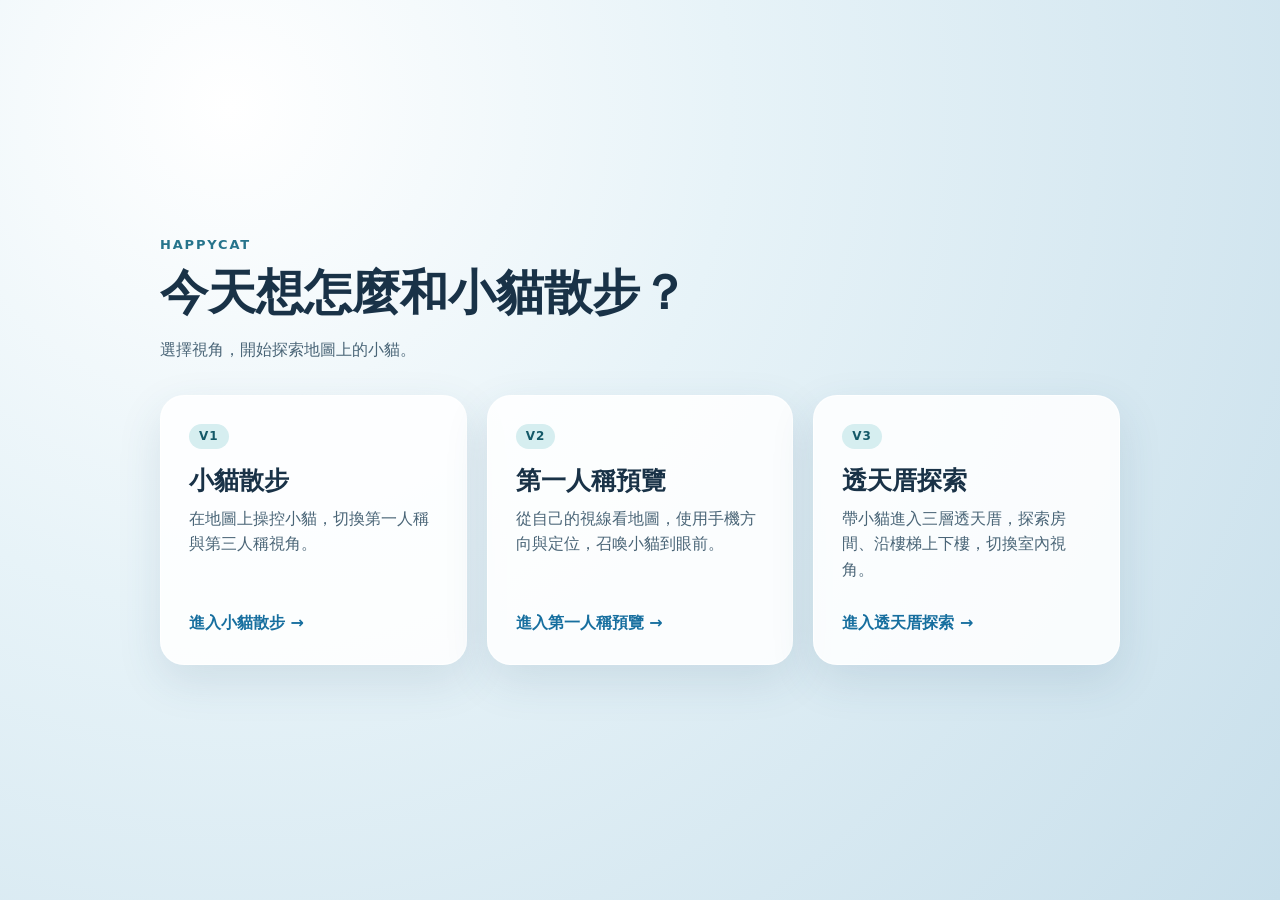
<file: index.html>
<!doctype html>
<html lang="zh-Hant">
<head>
  <meta charset="utf-8">
  <meta name="viewport" content="width=device-width,initial-scale=1,viewport-fit=cover">
  <meta name="theme-color" content="#dcebf5">
  <title>HappyCat · 選擇體驗</title>
  <link rel="stylesheet" href="./assets/shared/portal.css">
</head>
<body>
  <main class="portal">
    <header class="intro">
      <p class="eyebrow">HappyCat</p>
      <h1>今天想怎麼和小貓散步？</h1>
      <p>選擇視角，開始探索地圖上的小貓。</p>
    </header>

    <nav class="versions" aria-label="選擇 HappyCat 版本">
      <a class="version" href="./v1/">
        <span class="version-number">V1</span>
        <span class="version-title">小貓散步</span>
        <span class="version-description">在地圖上操控小貓，切換第一人稱與第三人稱視角。</span>
        <span class="version-action">進入小貓散步 <span aria-hidden="true">→</span></span>
      </a>

      <a class="version" href="./v2/">
        <span class="version-number">V2</span>
        <span class="version-title">第一人稱預覽</span>
        <span class="version-description">從自己的視線看地圖，使用手機方向與定位，召喚小貓到眼前。</span>
        <span class="version-action">進入第一人稱預覽 <span aria-hidden="true">→</span></span>
      </a>
      <a class="version" href="./v3/">
        <span class="version-number">V3</span>
        <span class="version-title">透天厝探索</span>
        <span class="version-description">帶小貓進入三層透天厝，探索房間、沿樓梯上下樓，切換室內視角。</span>
        <span class="version-action">進入透天厝探索 <span aria-hidden="true">→</span></span>
      </a>
    </nav>
  </main>
</body>
</html>
</file>
<file: assets/shared/portal.css>
:root{color-scheme:light}
*{box-sizing:border-box}
body{
  min-height:100dvh;
  margin:0;
  display:grid;
  place-items:center;
  padding:clamp(24px,5vw,72px);
  background:radial-gradient(circle at 18% 12%,#fff 0,#e7f3f8 38%,#c8dfeb 100%);
  color:#193247;
  font:16px/1.6 system-ui,"Noto Sans TC","Microsoft JhengHei",sans-serif
}
.portal{width:min(960px,100%)}
.intro{max-width:680px;margin-bottom:32px}
.eyebrow{margin:0 0 8px;color:#26748c;font-size:13px;font-weight:800;letter-spacing:.14em;text-transform:uppercase}
h1{margin:0;font-size:clamp(30px,5vw,48px);line-height:1.2}
.intro>p:last-child{margin:16px 0 0;color:#4a6577}
.versions{display:grid;grid-template-columns:repeat(auto-fit,minmax(min(260px,100%),1fr));gap:20px}
.version{
  display:flex;
  flex-direction:column;
  min-height:250px;
  padding:28px;
  border:1px solid #ffffffcc;
  border-radius:24px;
  background:#ffffffdc;
  box-shadow:0 16px 44px #315a7620;
  color:inherit;
  text-decoration:none;
  transition:transform .18s ease,box-shadow .18s ease
}
.version:hover{transform:translateY(-4px);box-shadow:0 20px 48px #315a7630}
.version:focus-visible{outline:3px solid #176f9f;outline-offset:4px}
.version-number{align-self:flex-start;padding:3px 10px;border-radius:999px;background:#d6eef0;color:#145968;font-size:12px;font-weight:800;letter-spacing:.08em}
.version-title{margin-top:16px;font-size:25px;font-weight:750;line-height:1.3}
.version-description{margin-top:8px;color:#4a6577}
.version-action{margin-top:auto;padding-top:28px;color:#176f9f;font-weight:700}
@media (max-width:640px){
  body{display:block;padding:32px 20px}
  .intro{margin-bottom:24px}
  .versions{grid-template-columns:1fr;gap:14px}
  .version{min-height:195px;padding:22px}
  .version-title{font-size:22px}
  .version-action{padding-top:16px}
}
@media (prefers-reduced-motion:reduce){.version{transition:none}}
</file>
